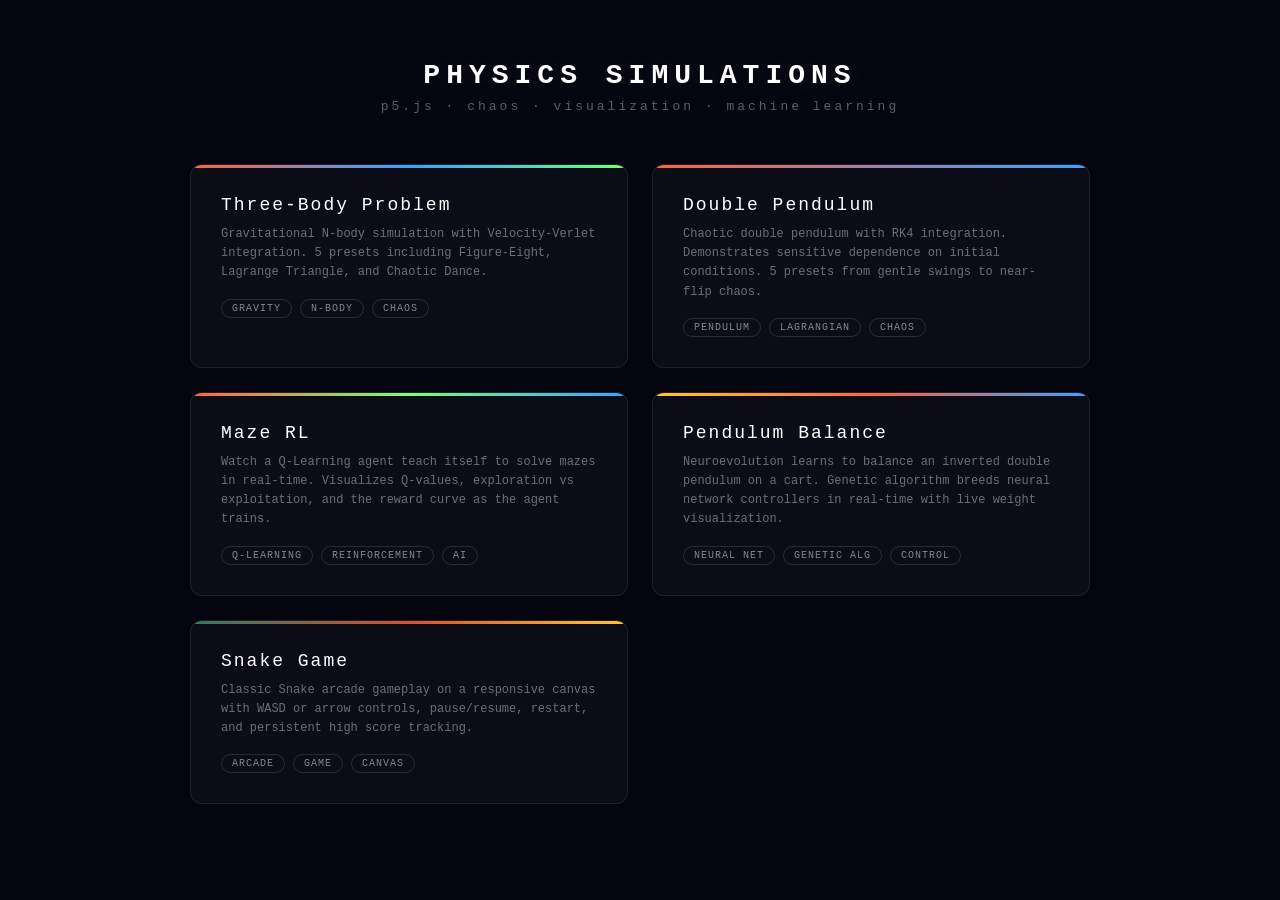
<file: index.html>
<!DOCTYPE html>
<html lang="en">
<head>
  <meta charset="UTF-8">
  <meta name="viewport" content="width=device-width, initial-scale=1.0">
  <title>P5.js Physics Simulations</title>
  <style>
    * { margin: 0; padding: 0; box-sizing: border-box; }
    body {
      background: #050510;
      color: #fff;
      font-family: 'Courier New', monospace;
      min-height: 100vh;
      display: flex;
      flex-direction: column;
      align-items: center;
      padding: 60px 20px;
    }
    h1 {
      font-size: 28px;
      letter-spacing: 6px;
      text-transform: uppercase;
      color: #fff;
      margin-bottom: 8px;
      text-shadow: 0 0 30px rgba(255,255,255,0.15);
    }
    .subtitle {
      font-size: 13px;
      color: rgba(255,255,255,0.35);
      letter-spacing: 3px;
      margin-bottom: 50px;
    }
    .grid {
      display: grid;
      grid-template-columns: repeat(auto-fit, minmax(320px, 1fr));
      gap: 24px;
      max-width: 900px;
      width: 100%;
    }
    .card {
      background: rgba(255,255,255,0.03);
      border: 1px solid rgba(255,255,255,0.08);
      border-radius: 12px;
      padding: 30px;
      cursor: pointer;
      transition: all 0.3s ease;
      text-decoration: none;
      color: inherit;
      display: block;
      position: relative;
      overflow: hidden;
    }
    .card:hover {
      border-color: rgba(255,255,255,0.2);
      background: rgba(255,255,255,0.06);
      transform: translateY(-3px);
      box-shadow: 0 8px 40px rgba(0,0,0,0.4);
    }
    .card::before {
      content: '';
      position: absolute;
      top: 0; left: 0; right: 0;
      height: 3px;
      border-radius: 12px 12px 0 0;
    }
    .card:nth-child(1)::before { background: linear-gradient(90deg, #ff6444, #3ca0ff, #78ff78); }
    .card:nth-child(2)::before { background: linear-gradient(90deg, #ff6444, #3ca0ff); }
    .card:nth-child(3)::before { background: linear-gradient(90deg, #ff6444, #78ff78, #3ca0ff); }
    .card:nth-child(4)::before { background: linear-gradient(90deg, #ffc832, #ff6444, #3ca0ff); }
    .card:nth-child(5)::before { background: linear-gradient(90deg, #2f7a5f, #d94f34, #ffc832); }
    .card-title {
      font-size: 18px;
      margin-bottom: 10px;
      letter-spacing: 2px;
    }
    .card-desc {
      font-size: 12px;
      color: rgba(255,255,255,0.4);
      line-height: 1.6;
    }
    .card-tags {
      margin-top: 16px;
      display: flex;
      gap: 8px;
      flex-wrap: wrap;
    }
    .tag {
      font-size: 10px;
      padding: 3px 10px;
      border-radius: 20px;
      border: 1px solid rgba(255,255,255,0.12);
      color: rgba(255,255,255,0.5);
      letter-spacing: 1px;
    }
  </style>
</head>
<body>
  <h1>Physics Simulations</h1>
  <p class="subtitle">p5.js &middot; chaos &middot; visualization &middot; machine learning</p>
  <div class="grid">
    <a class="card" href="3BodyProblem/index.html">
      <div class="card-title">Three-Body Problem</div>
      <div class="card-desc">Gravitational N-body simulation with Velocity-Verlet integration. 5 presets including Figure-Eight, Lagrange Triangle, and Chaotic Dance.</div>
      <div class="card-tags">
        <span class="tag">GRAVITY</span>
        <span class="tag">N-BODY</span>
        <span class="tag">CHAOS</span>
      </div>
    </a>
    <a class="card" href="DoublePendulum/index.html">
      <div class="card-title">Double Pendulum</div>
      <div class="card-desc">Chaotic double pendulum with RK4 integration. Demonstrates sensitive dependence on initial conditions. 5 presets from gentle swings to near-flip chaos.</div>
      <div class="card-tags">
        <span class="tag">PENDULUM</span>
        <span class="tag">LAGRANGIAN</span>
        <span class="tag">CHAOS</span>
      </div>
    </a>
    <a class="card" href="MazeRL/index.html">
      <div class="card-title">Maze RL</div>
      <div class="card-desc">Watch a Q-Learning agent teach itself to solve mazes in real-time. Visualizes Q-values, exploration vs exploitation, and the reward curve as the agent trains.</div>
      <div class="card-tags">
        <span class="tag">Q-LEARNING</span>
        <span class="tag">REINFORCEMENT</span>
        <span class="tag">AI</span>
      </div>
    </a>
    <a class="card" href="PendulumBalance/index.html">
      <div class="card-title">Pendulum Balance</div>
      <div class="card-desc">Neuroevolution learns to balance an inverted double pendulum on a cart. Genetic algorithm breeds neural network controllers in real-time with live weight visualization.</div>
      <div class="card-tags">
        <span class="tag">NEURAL NET</span>
        <span class="tag">GENETIC ALG</span>
        <span class="tag">CONTROL</span>
      </div>
    </a>
    <a class="card" href="SnakeGame/index.html">
      <div class="card-title">Snake Game</div>
      <div class="card-desc">Classic Snake arcade gameplay on a responsive canvas with WASD or arrow controls, pause/resume, restart, and persistent high score tracking.</div>
      <div class="card-tags">
        <span class="tag">ARCADE</span>
        <span class="tag">GAME</span>
        <span class="tag">CANVAS</span>
      </div>
    </a>
  </div>
</body>
</html>
</file>
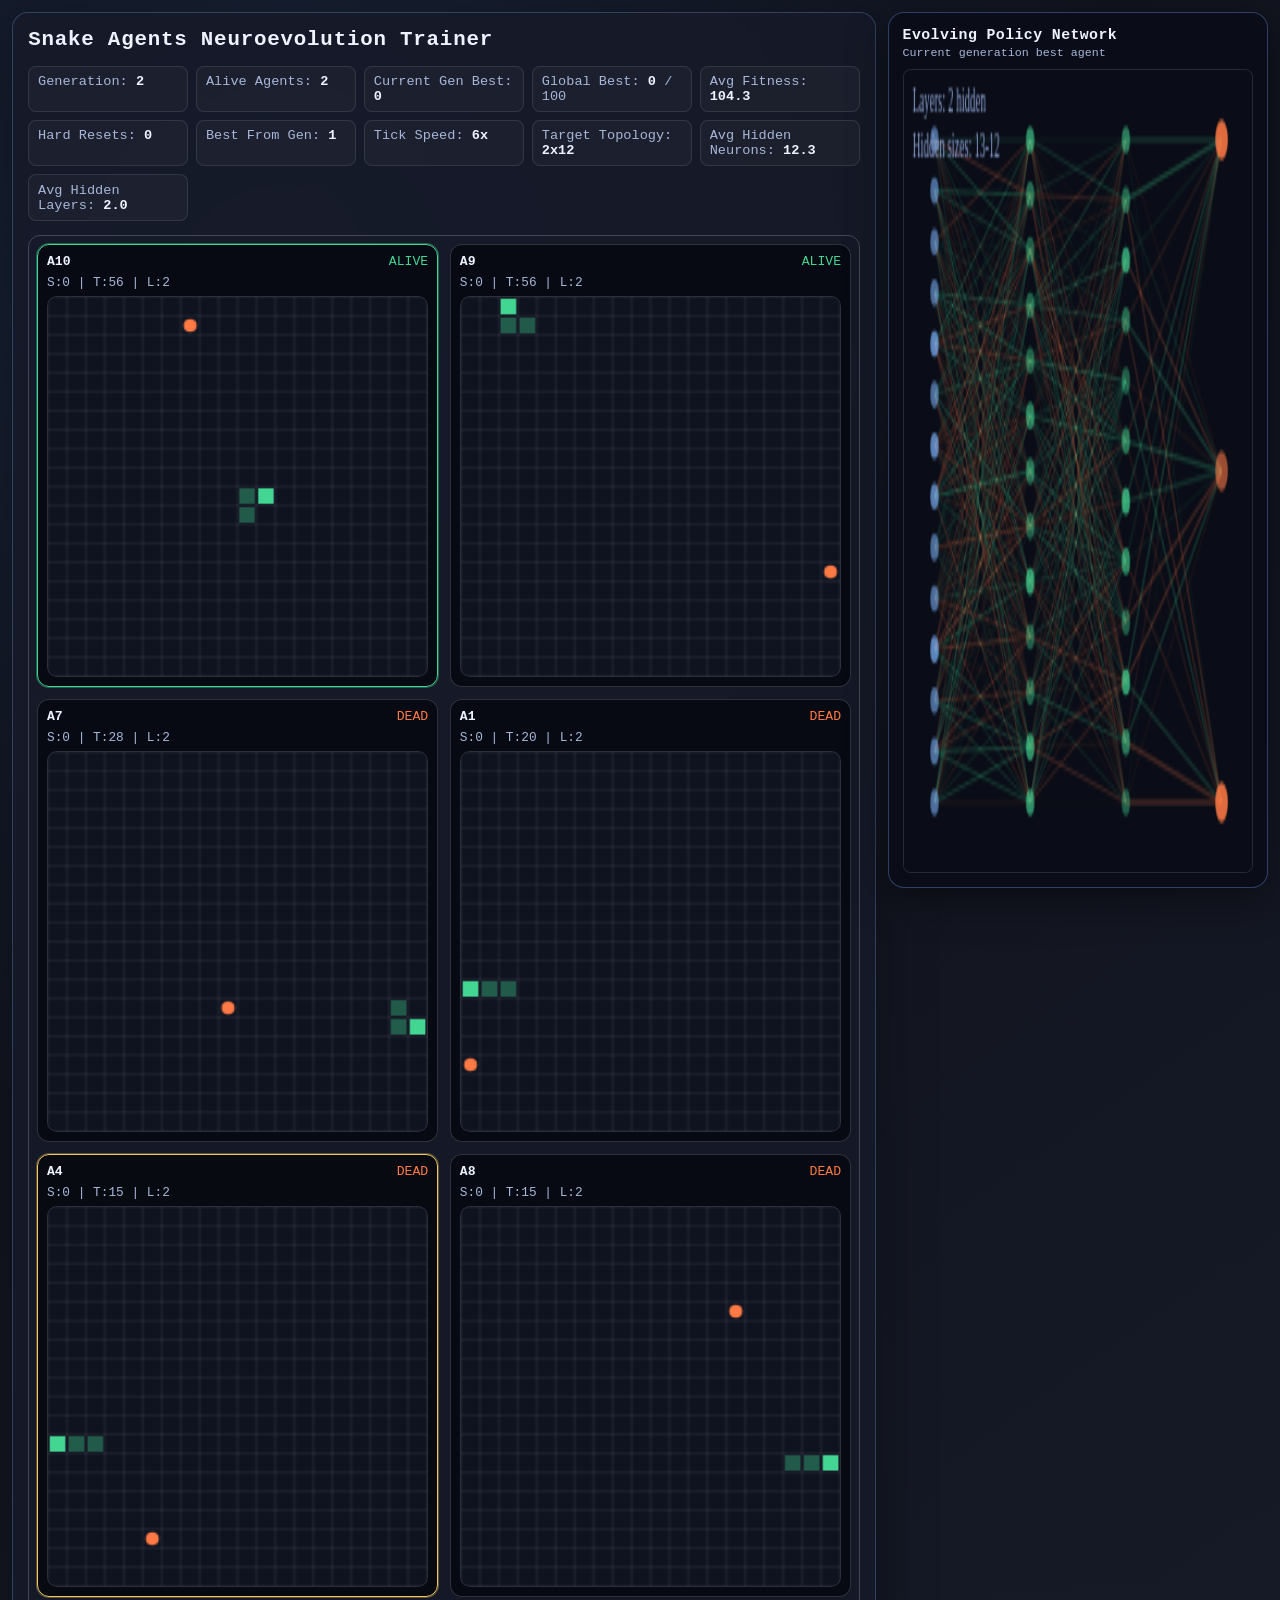
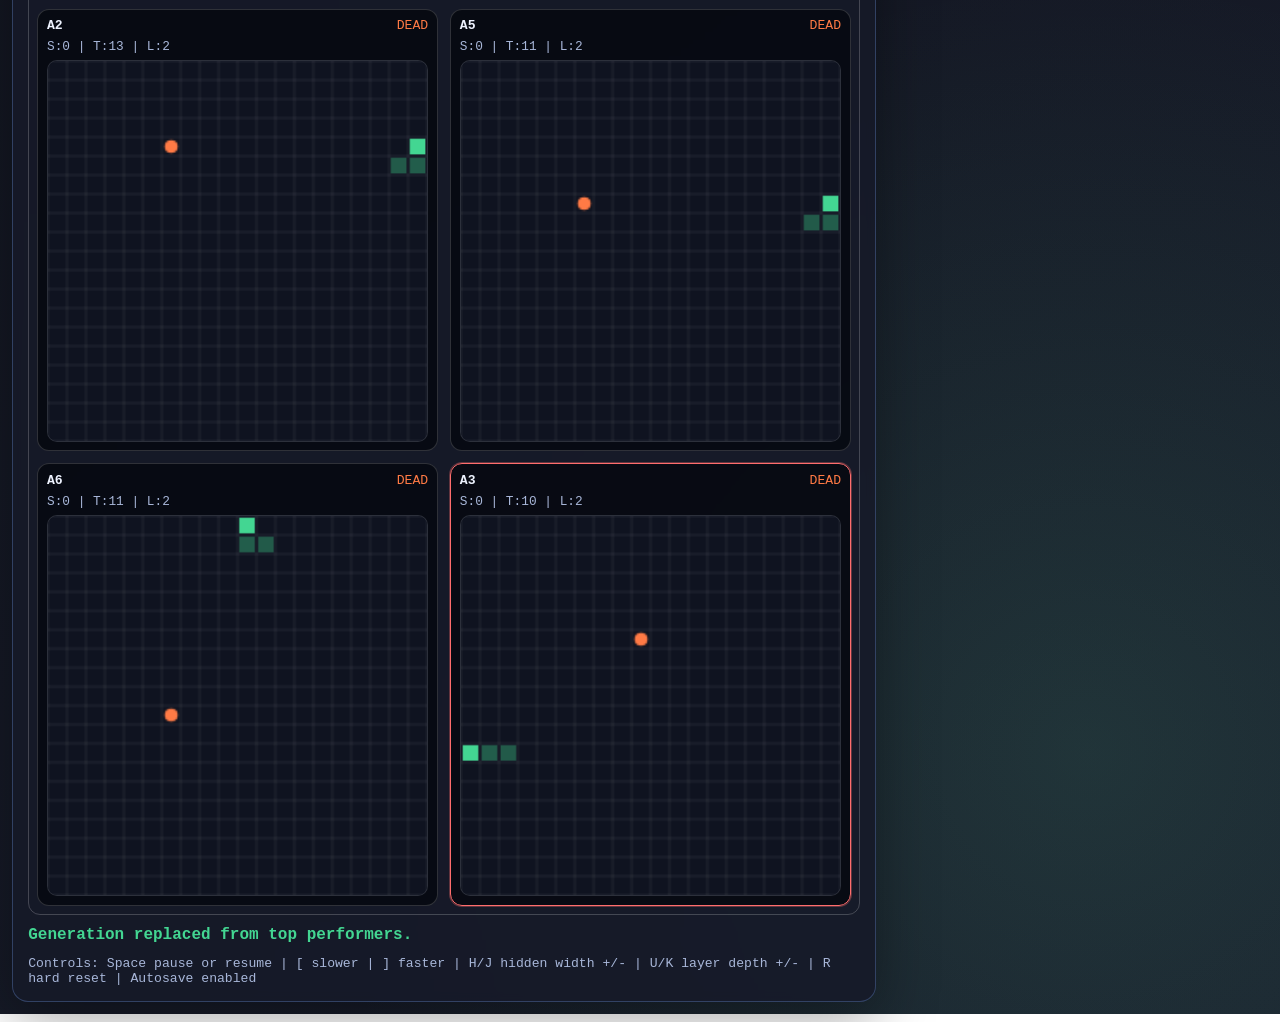
<file: SnakeGame/index.html>
<!doctype html>
<html lang="en">
<head>
  <meta charset="UTF-8">
  <meta name="viewport" content="width=device-width, initial-scale=1.0">
  <title>Snake Neuroevolution Trainer</title>
  <link rel="stylesheet" href="style.css">
</head>
<body>
  <main class="trainer-shell">
    <h1>Snake Agents Neuroevolution Trainer</h1>

    <section class="hud-grid">
      <p>Generation: <span id="generation">1</span></p>
      <p>Alive Agents: <span id="aliveAgents">0</span></p>
      <p>Current Gen Best: <span id="currentBest">0</span></p>
      <p>Global Best: <span id="globalBest">0</span> / 100</p>
      <p>Avg Fitness: <span id="avgFitness">0</span></p>
      <p>Hard Resets: <span id="hardResets">0</span></p>
      <p>Best From Gen: <span id="bestGen">1</span></p>
      <p>Tick Speed: <span id="speed">6x</span></p>
      <p>Target Topology: <span id="hiddenTarget">2x12</span></p>
      <p>Avg Hidden Neurons: <span id="avgHidden">12.0</span></p>
      <p>Avg Hidden Layers: <span id="avgLayers">2.0</span></p>
    </section>

    <section class="board-wrap" aria-label="All agent windows">
      <div id="agentGrid" class="agent-grid"></div>
    </section>

    <p id="status" class="status">Training in progress</p>
    <p class="help">Controls: Space pause or resume | [ slower | ] faster | H/J hidden width +/- | U/K layer depth +/- | R hard reset | Autosave enabled</p>
  </main>

  <aside class="network-dock" aria-label="Neural network graph">
    <h2>Evolving Policy Network</h2>
    <p class="network-subtitle">Current generation best agent</p>
    <canvas id="brain" width="320" height="230"></canvas>
  </aside>

  <script src="script.js"></script>
</body>
</html>
</file>
<file: SnakeGame/style.css>
:root {
  --bg-1: #0f111a;
  --bg-2: #181d2b;
  --panel: rgba(22, 26, 40, 0.88);
  --panel-border: rgba(122, 170, 255, 0.28);
  --ink: #eef3ff;
  --muted: #a8b7d9;
  --accent: #ff7a45;
  --accent-2: #43d692;
  --track: #2f3852;
  --grid: rgba(255, 255, 255, 0.08);
}

* {
  box-sizing: border-box;
}

body {
  margin: 0;
  min-height: 100vh;
  display: grid;
  grid-template-columns: minmax(0, 1fr) 380px;
  gap: 12px;
  align-items: stretch;
  color: var(--ink);
  background:
    radial-gradient(circle at 20% 10%, rgba(83, 149, 255, 0.12), transparent 35%),
    radial-gradient(circle at 85% 90%, rgba(103, 230, 171, 0.12), transparent 30%),
    linear-gradient(145deg, var(--bg-1), var(--bg-2));
  font-family: "Consolas", "Lucida Console", monospace;
  padding: 12px;
}

.trainer-shell {
  width: 100%;
  max-width: 100%;
  min-height: calc(100vh - 24px);
  background: var(--panel);
  border: 1px solid var(--panel-border);
  border-radius: 16px;
  padding: 0.95rem;
  box-shadow: 0 16px 60px rgba(0, 0, 0, 0.35);
  backdrop-filter: blur(5px);
  display: flex;
  flex-direction: column;
}

h1 {
  margin: 0 0 0.9rem;
  letter-spacing: 0.8px;
  font-size: 1.3rem;
}

.hud-grid {
  display: grid;
  grid-template-columns: repeat(5, minmax(150px, 1fr));
  gap: 8px;
  margin-bottom: 0.9rem;
}

.hud-grid p {
  margin: 0;
  background: rgba(255, 255, 255, 0.03);
  border: 1px solid rgba(255, 255, 255, 0.1);
  border-radius: 8px;
  padding: 0.45rem 0.55rem;
  color: var(--muted);
  font-size: 0.85rem;
}

.hud-grid span {
  color: var(--ink);
  font-weight: 700;
}

.board-wrap {
  border: 1px solid rgba(255, 255, 255, 0.2);
  border-radius: 12px;
  padding: 0.5rem;
  flex: 1;
  min-height: 420px;
  overflow: auto;
}

.agent-grid {
  display: grid;
  grid-template-columns: repeat(auto-fill, minmax(300px, 1fr));
  gap: 12px;
}

.agent-card {
  border: 1px solid rgba(255, 255, 255, 0.16);
  border-radius: 12px;
  background: rgba(6, 8, 14, 0.8);
  padding: 0.55rem;
  transition: border-color 160ms ease, box-shadow 160ms ease;
}

.agent-card.rank-best {
  border-color: #43d692;
  box-shadow: 0 0 0 1px rgba(67, 214, 146, 0.38);
}

.agent-card.rank-mid {
  border-color: #f0c95e;
  box-shadow: 0 0 0 1px rgba(240, 201, 94, 0.33);
}

.agent-card.rank-worst {
  border-color: #ff6d6d;
  box-shadow: 0 0 0 1px rgba(255, 109, 109, 0.33);
}

.agent-head {
  display: flex;
  align-items: center;
  justify-content: space-between;
  margin-bottom: 6px;
  color: var(--muted);
  font-size: 0.82rem;
}

.agent-id {
  color: var(--ink);
  font-weight: 700;
}

.agent-state.alive {
  color: var(--accent-2);
}

.agent-state.dead {
  color: var(--accent);
}

.agent-score {
  margin-bottom: 6px;
  color: var(--muted);
  font-size: 0.8rem;
}

.agent-canvas {
  width: 100%;
  height: auto;
  display: block;
  border: 1px solid rgba(255, 255, 255, 0.12);
  border-radius: 10px;
  background: #0f1320;
}

.status,
.help {
  margin: 0.7rem 0 0;
}

.status {
  color: var(--accent-2);
  font-weight: 700;
}

.status.alert {
  color: var(--accent);
}

.help {
  color: var(--muted);
  font-size: 0.82rem;
}

.network-dock {
  position: sticky;
  top: 12px;
  width: 100%;
  height: calc(100vh - 24px);
  background: rgba(10, 13, 23, 0.92);
  border: 1px solid rgba(111, 162, 255, 0.35);
  border-radius: 16px;
  padding: 0.85rem;
  box-shadow: 0 12px 42px rgba(0, 0, 0, 0.45);
  display: flex;
  flex-direction: column;
}

.network-dock h2 {
  margin: 0;
  font-size: 0.93rem;
  letter-spacing: 0.4px;
}

.network-subtitle {
  margin: 0.2rem 0 0.55rem;
  font-size: 0.73rem;
  color: var(--muted);
}

#brain {
  width: 100%;
  flex: 1;
  height: auto;
  display: block;
  border: 1px solid rgba(255, 255, 255, 0.12);
  border-radius: 8px;
  background: #0a0d17;
}

@media (max-width: 1200px) {
  body {
    grid-template-columns: 1fr;
    gap: 10px;
  }

  .trainer-shell {
    width: 100%;
    max-width: 100%;
    min-height: auto;
  }

  .hud-grid {
    grid-template-columns: repeat(2, minmax(150px, 1fr));
  }

  .board-wrap {
    height: auto;
    max-height: 70vh;
  }

  .network-dock {
    position: static;
    margin-top: 0;
    width: 100%;
    height: 340px;
  }

  .agent-grid {
    grid-template-columns: repeat(auto-fill, minmax(240px, 1fr));
  }
}
</file>
